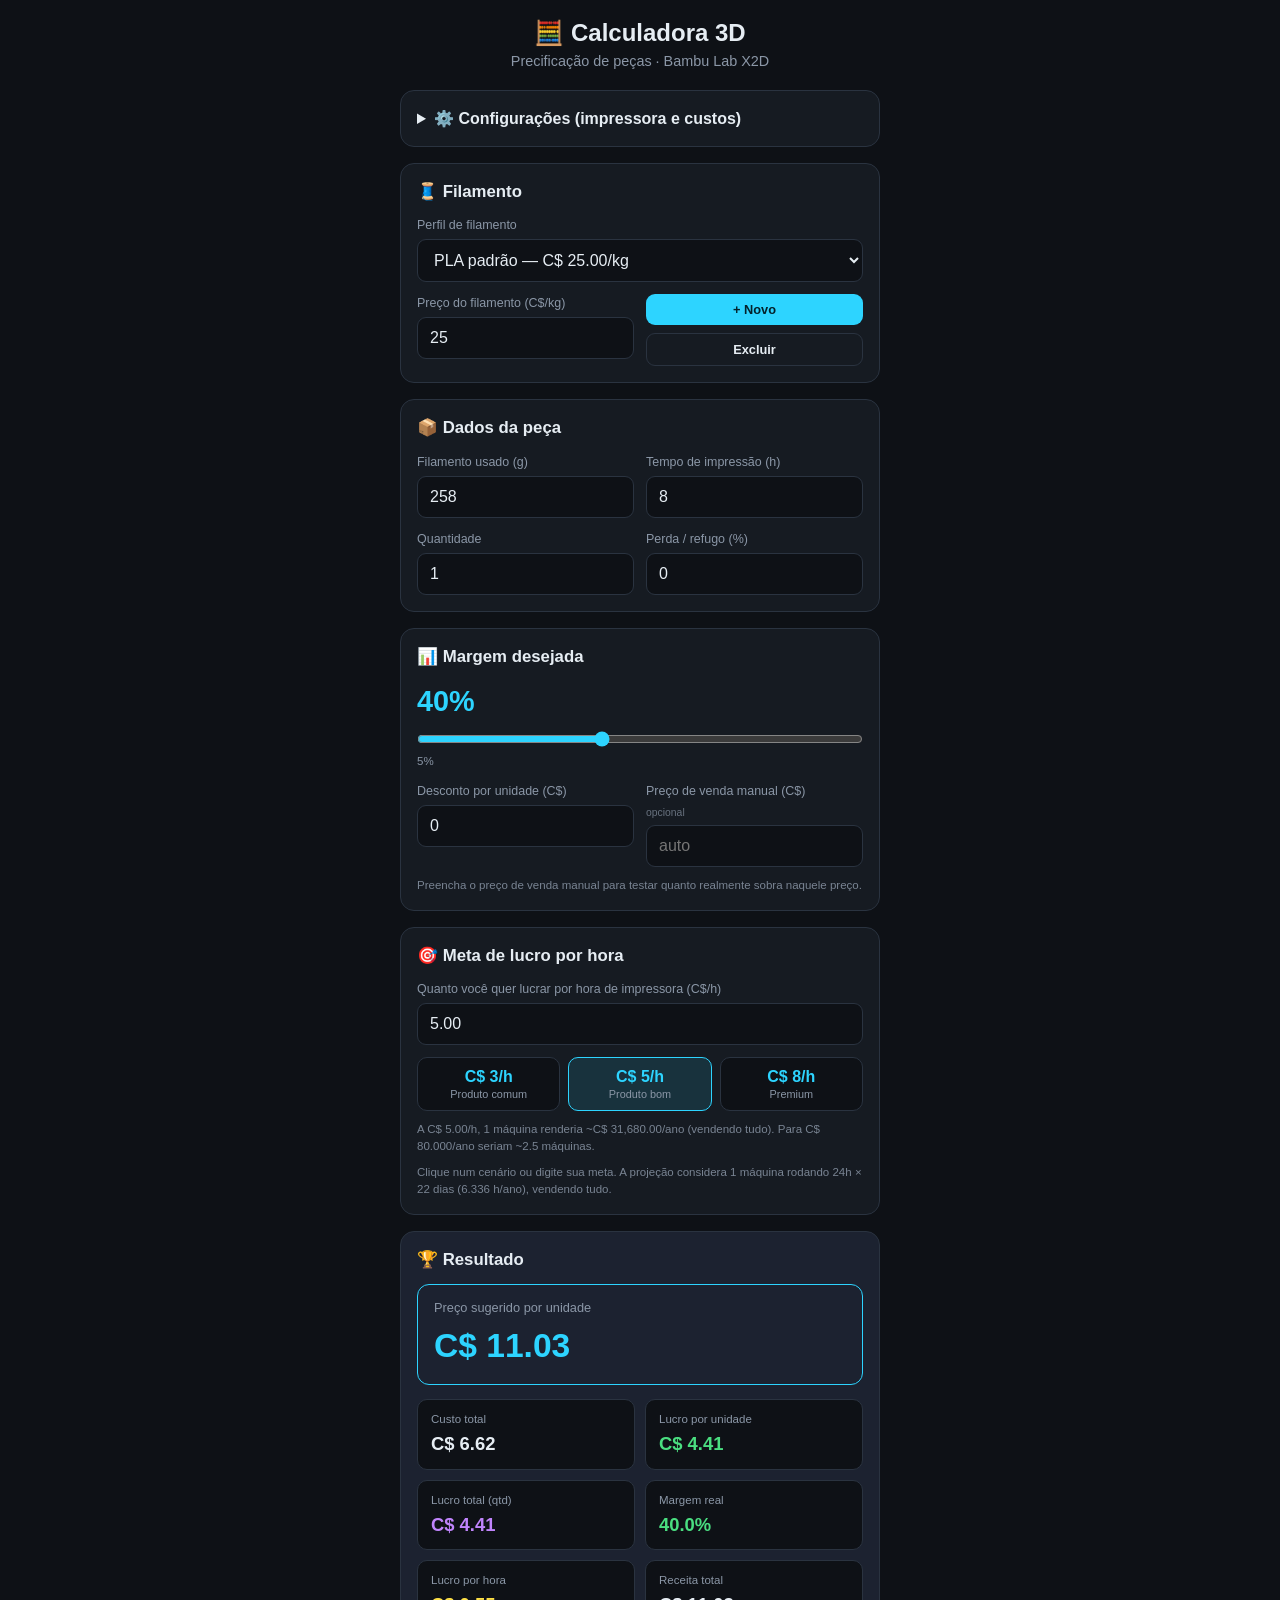
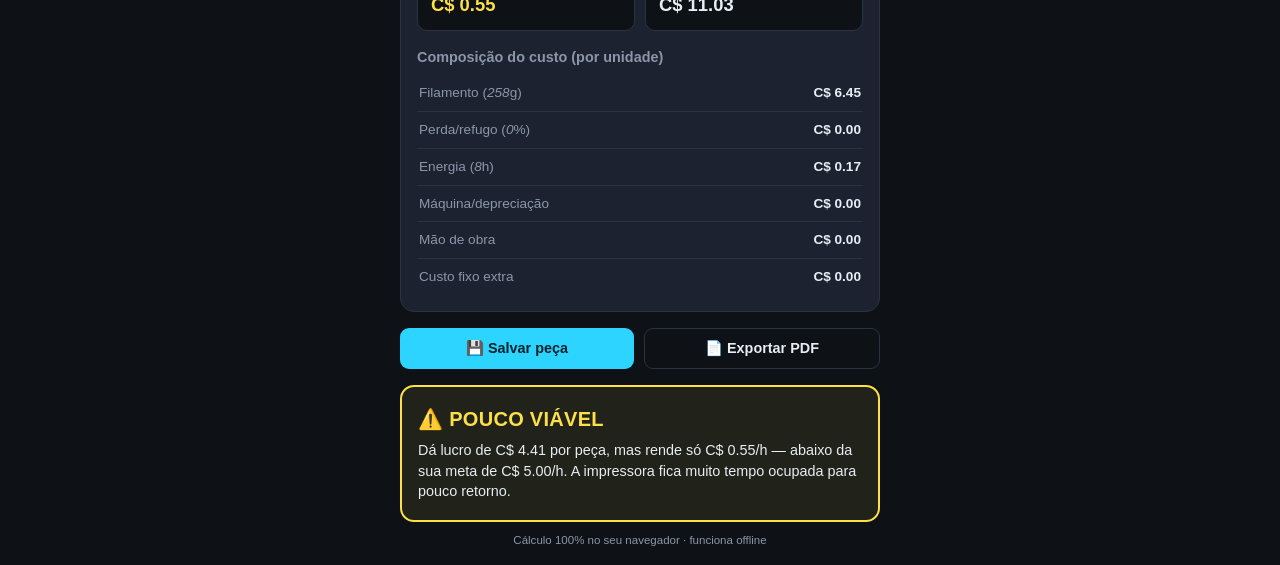
<file: index.html>
<!DOCTYPE html>
<html lang="pt-BR">
<head>
<meta charset="UTF-8" />
<meta name="viewport" content="width=device-width, initial-scale=1.0" />
<meta name="theme-color" content="#0e1116" />
<link rel="manifest" href="manifest.json" />
<link rel="icon" href="icon.svg" />
<title>Calculadora de Preço — Impressão 3D</title>
<link rel="stylesheet" href="style.css" />
</head>
<body>
  <main class="app">
    <header class="topbar">
      <h1>🧮 Calculadora 3D</h1>
      <p class="sub">Precificação de peças · <span id="printerNome">Bambu Lab</span></p>
    </header>

    <!-- CONFIGURAÇÕES -->
    <details class="card config">
      <summary>⚙️ Configurações (impressora e custos)</summary>

      <label class="full">Impressora (preset de potência)
        <select id="printer">
          <option value="90">Bambu Lab A1 mini (~90 W)</option>
          <option value="95">Bambu Lab A1 (~95 W)</option>
          <option value="110">Bambu Lab P1P / P1S (~110 W)</option>
          <option value="120">Bambu Lab X1 / X1-Carbon (~120 W)</option>
          <option value="140" selected>Bambu Lab X2D — bico duplo (~140 W estim.)</option>
          <option value="150">Bambu Lab H2D (~150 W)</option>
          <option value="custom">Personalizado…</option>
        </select>
      </label>

      <div class="grid">
        <label>Potência média (W)
          <input id="potencia" type="number" step="1" value="140" />
        </label>
        <label>Tarifa de energia (C$/kWh)
          <input id="tarifa" type="number" step="0.01" value="0.15" />
        </label>
        <label>Depreciação da máquina (C$/h)
          <input id="maquinaHora" type="number" step="0.01" value="0" />
        </label>
        <label>Mão de obra / pós-processo (C$)
          <input id="maoObra" type="number" step="0.01" value="0" />
        </label>
        <label>Custo fixo extra (C$)
          <input id="fixoExtra" type="number" step="0.01" value="0" />
        </label>
      </div>
      <p class="hint">A potência é a média durante a impressão (não o pico). Ajuste se medir o consumo real da sua Bambu Lab.</p>
    </details>

    <!-- FILAMENTO -->
    <section class="card">
      <h2>🧵 Filamento</h2>
      <label class="full">Perfil de filamento
        <select id="filamentoPerfil"></select>
      </label>
      <div class="grid">
        <label>Preço do filamento (C$/kg)
          <input id="precoKg" type="number" step="0.01" value="25.00" />
        </label>
        <div class="btn-col">
          <button type="button" id="novoFilamento" class="btn small">+ Novo</button>
          <button type="button" id="excluirFilamento" class="btn small ghost">Excluir</button>
        </div>
      </div>
    </section>

    <!-- DADOS DA PEÇA -->
    <section class="card">
      <h2>📦 Dados da peça</h2>
      <div class="grid">
        <label>Filamento usado (g)
          <input id="filamento" type="number" step="0.1" value="258" />
        </label>
        <label>Tempo de impressão (h)
          <input id="tempo" type="number" step="0.1" value="8" />
        </label>
        <label>Quantidade
          <input id="quantidade" type="number" step="1" value="1" />
        </label>
        <label>Perda / refugo (%)
          <input id="perda" type="number" step="0.1" value="0" />
        </label>
      </div>
    </section>

    <!-- MARGEM -->
    <section class="card">
      <h2>📊 Margem desejada</h2>
      <div class="margem-valor"><span id="margemLabel">40</span>%</div>
      <input id="margem" type="range" min="5" max="90" step="1" value="40" />
      <div class="range-min">5%</div>
      <div class="grid">
        <label>Desconto por unidade (C$)
          <input id="desconto" type="number" step="0.01" value="0" />
        </label>
        <label>Preço de venda manual (C$) <small>opcional</small>
          <input id="precoManual" type="number" step="0.01" value="" placeholder="auto" />
        </label>
      </div>
      <p class="hint">Preencha o preço de venda manual para testar quanto realmente sobra naquele preço.</p>
    </section>

    <!-- META DE LUCRO/HORA -->
    <section class="card">
      <h2>🎯 Meta de lucro por hora</h2>
      <label class="full">Quanto você quer lucrar por hora de impressora (C$/h)
        <input id="metaHora" type="number" step="0.50" value="5.00" />
      </label>
      <div class="cenarios">
        <button type="button" class="cen" data-meta="3"><b>C$ 3/h</b><small>Produto comum</small></button>
        <button type="button" class="cen" data-meta="5"><b>C$ 5/h</b><small>Produto bom</small></button>
        <button type="button" class="cen" data-meta="8"><b>C$ 8/h</b><small>Premium</small></button>
      </div>
      <p class="hint" id="metaInfo"></p>
      <p class="hint">Clique num cenário ou digite sua meta. A projeção considera 1 máquina rodando 24h × 22 dias (6.336 h/ano), vendendo tudo.</p>
    </section>

    <!-- RESULTADO -->
    <section class="card resultado">
      <h2>🏆 Resultado</h2>
      <div class="preco-box">
        <span class="preco-label">Preço sugerido por unidade</span>
        <span class="preco-valor" id="precoUnid">R$ 0,00</span>
      </div>

      <div class="metricas">
        <div class="metrica">
          <span>Custo total</span>
          <strong id="custoTotal">R$ 0,00</strong>
        </div>
        <div class="metrica">
          <span>Lucro por unidade</span>
          <strong class="verde" id="lucroUnid">R$ 0,00</strong>
        </div>
        <div class="metrica">
          <span>Lucro total (qtd)</span>
          <strong class="roxo" id="lucroTotal">R$ 0,00</strong>
        </div>
        <div class="metrica">
          <span>Margem real</span>
          <strong class="verde" id="margemReal">0%</strong>
        </div>
        <div class="metrica">
          <span>Lucro por hora</span>
          <strong class="amarelo" id="lucroHora">R$ 0,00</strong>
        </div>
        <div class="metrica">
          <span>Receita total</span>
          <strong id="receitaTotal">R$ 0,00</strong>
        </div>
      </div>

      <h3>Composição do custo (por unidade)</h3>
      <ul class="breakdown">
        <li><span>Filamento (<i id="bdFilG">0</i>g)</span><b id="bdFil">R$ 0,00</b></li>
        <li><span>Perda/refugo (<i id="bdPerdaP">0</i>%)</span><b id="bdPerda">R$ 0,00</b></li>
        <li><span>Energia (<i id="bdEnergiaH">0</i>h)</span><b id="bdEnergia">R$ 0,00</b></li>
        <li><span>Máquina/depreciação</span><b id="bdMaquina">R$ 0,00</b></li>
        <li><span>Mão de obra</span><b id="bdMao">R$ 0,00</b></li>
        <li><span>Custo fixo extra</span><b id="bdFixo">R$ 0,00</b></li>
      </ul>
    </section>

    <!-- AÇÕES -->
    <section class="acoes no-print">
      <button type="button" id="salvarPeca" class="btn">💾 Salvar peça</button>
      <button type="button" id="exportarPdf" class="btn ghost">📄 Exportar PDF</button>
    </section>

    <!-- CATÁLOGO -->
    <section class="card no-print" id="catalogoCard" hidden>
      <h2>📚 Catálogo de peças</h2>
      <ul class="catalogo" id="catalogo"></ul>
    </section>

    <!-- VEREDITO / RODAPÉ -->
    <footer class="veredito" id="veredito">
      <span class="vd-tag" id="vdTag">—</span>
      <span class="vd-msg" id="vdMsg">Preencha os dados para ver o veredito.</span>
    </footer>
    <p class="rodape">Cálculo 100% no seu navegador · funciona offline</p>
  </main>

  <script src="app.js"></script>
</body>
</html>
</file>
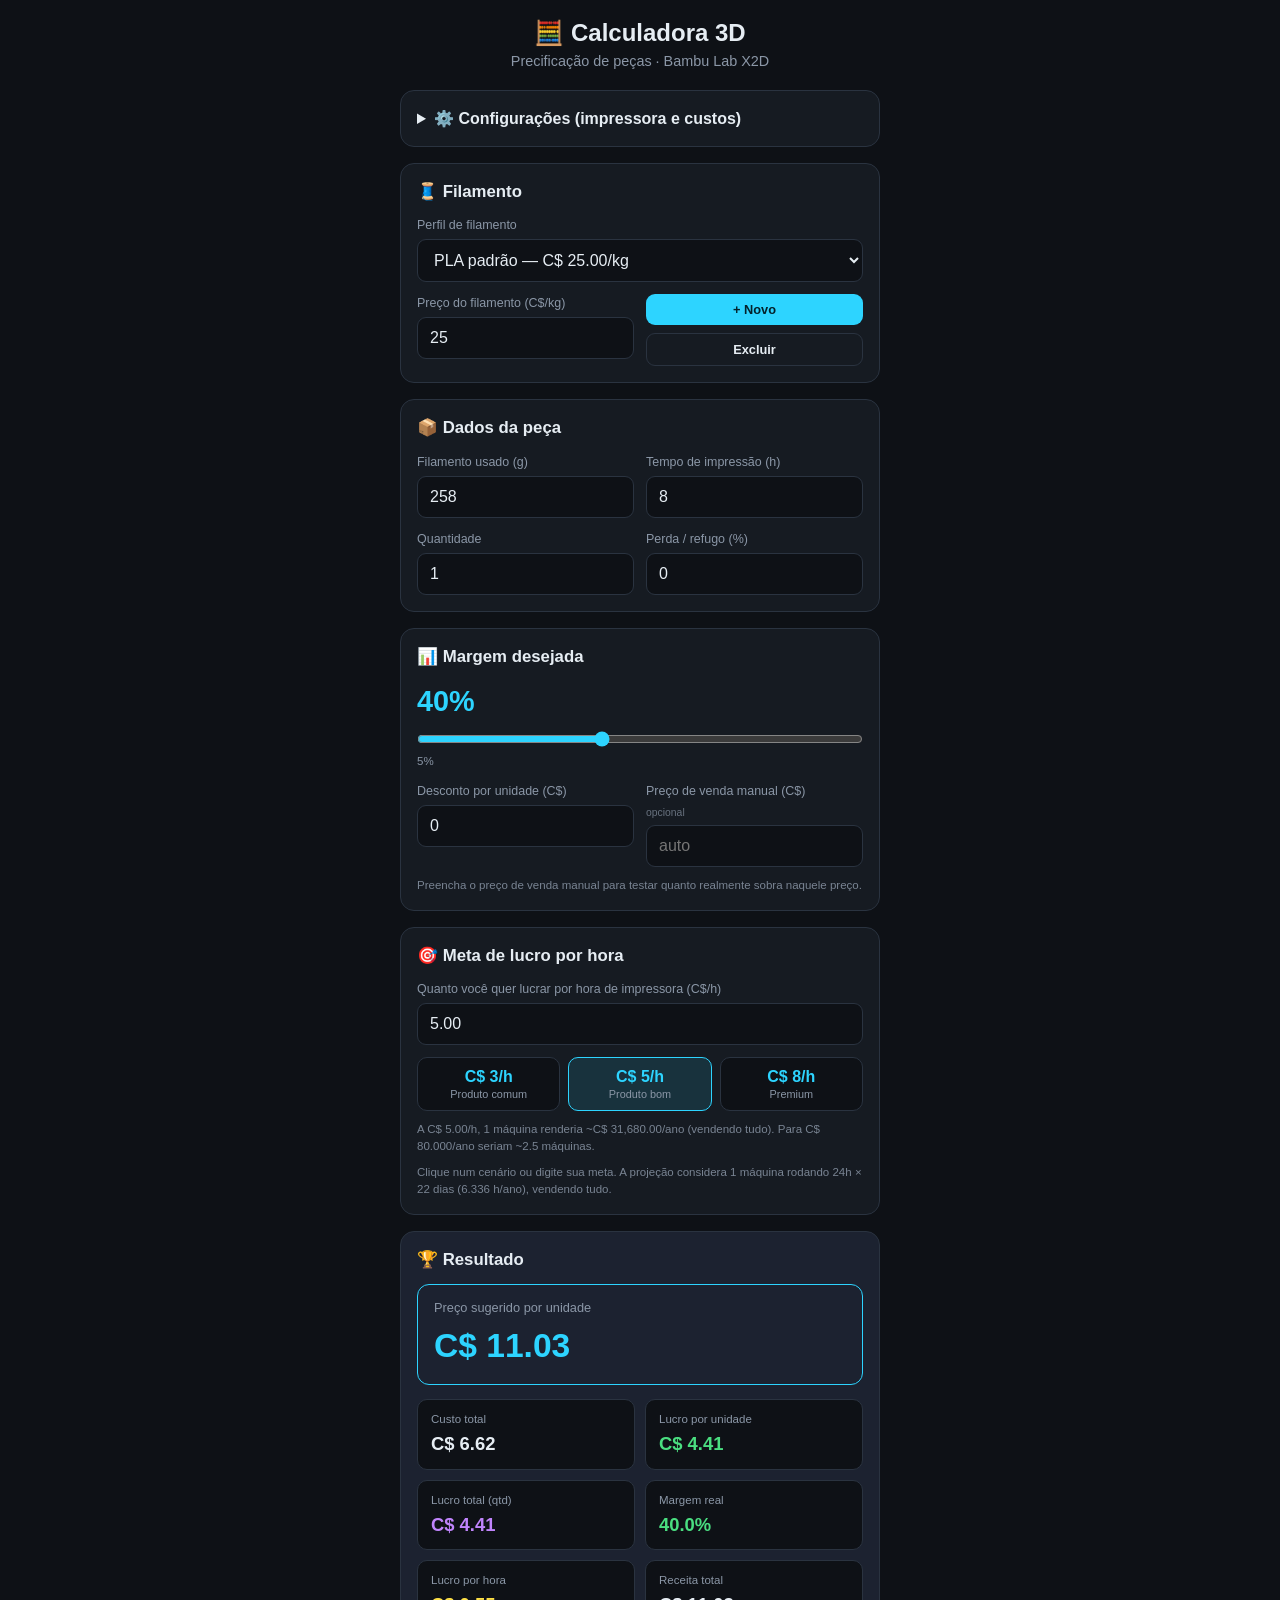
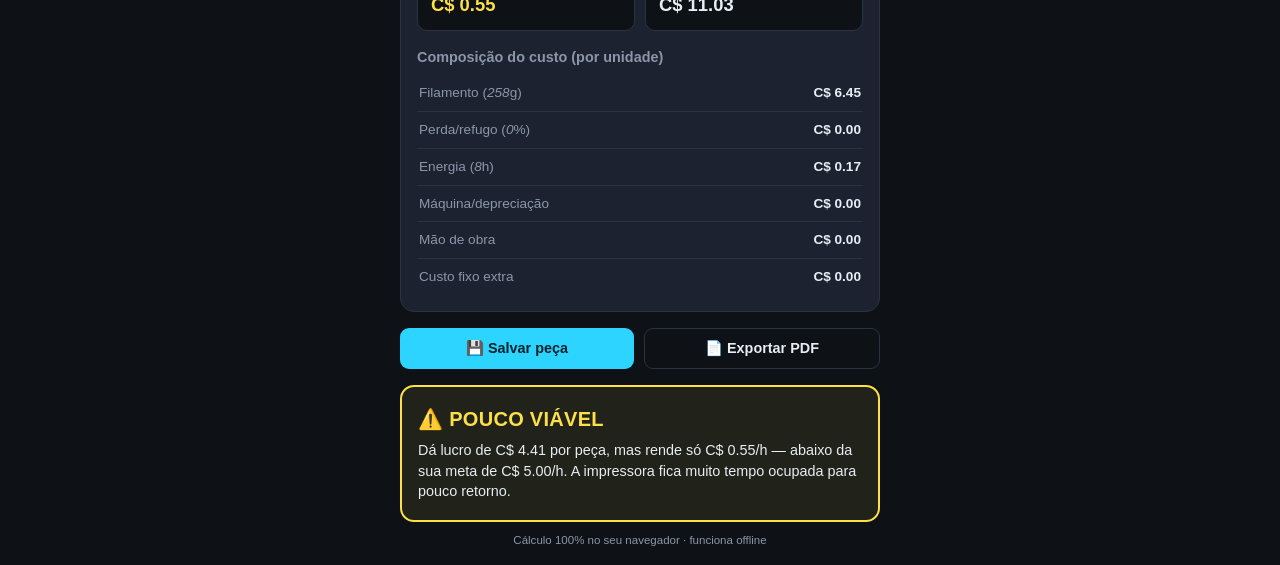
<file: calculadora.html>
<!DOCTYPE html>
<html lang="pt-BR">
<head>
<meta charset="UTF-8" />
<meta name="viewport" content="width=device-width, initial-scale=1.0" />
<meta name="theme-color" content="#0e1116" />
<title>Calculadora de Preço — Impressão 3D</title>
<style>
:root {
  --bg: #0e1116;
  --card: #161b22;
  --card2: #1c2230;
  --border: #2a3340;
  --txt: #e6edf3;
  --muted: #8b97a7;
  --accent: #2dd4ff;
  --verde: #4ade80;
  --roxo: #c084fc;
  --amarelo: #fde047;
  --vermelho: #f87171;
}

* { box-sizing: border-box; margin: 0; padding: 0; }

body {
  font-family: -apple-system, "Segoe UI", Roboto, sans-serif;
  background: var(--bg);
  color: var(--txt);
  line-height: 1.45;
  padding: 16px;
}

.app { max-width: 480px; margin: 0 auto; }

.topbar { text-align: center; margin-bottom: 18px; }
.topbar h1 { font-size: 1.5rem; }
.topbar .sub { color: var(--muted); font-size: .9rem; }

.card {
  background: var(--card);
  border: 1px solid var(--border);
  border-radius: 14px;
  padding: 16px;
  margin-bottom: 16px;
}

.card h2 { font-size: 1.05rem; margin-bottom: 12px; }
.card h3 { font-size: .9rem; margin: 16px 0 8px; color: var(--muted); }

summary { cursor: pointer; font-weight: 600; }
.config[open] summary { margin-bottom: 12px; }

.grid {
  display: grid;
  grid-template-columns: 1fr 1fr;
  gap: 12px;
}

label {
  display: flex;
  flex-direction: column;
  font-size: .78rem;
  color: var(--muted);
  gap: 5px;
}
label.full { grid-column: 1 / -1; margin-bottom: 12px; }
label small { color: var(--muted); opacity: .7; }

input[type="number"], select {
  background: var(--bg);
  border: 1px solid var(--border);
  border-radius: 9px;
  padding: 11px 12px;
  color: var(--txt);
  font-size: 1rem;
  width: 100%;
}
input:focus, select:focus { outline: none; border-color: var(--accent); }

.hint { font-size: .72rem; color: var(--muted); margin-top: 10px; opacity: .85; }

.margem-valor { font-size: 1.8rem; font-weight: 700; color: var(--accent); }
input[type="range"] { width: 100%; margin: 8px 0 2px; accent-color: var(--accent); }
.range-min { font-size: .72rem; color: var(--muted); margin-bottom: 12px; }

.btn-col { display: flex; flex-direction: column; gap: 8px; justify-content: flex-end; }
.btn {
  background: var(--accent);
  color: #04222b;
  border: none;
  border-radius: 9px;
  padding: 11px 14px;
  font-size: .9rem;
  font-weight: 700;
  cursor: pointer;
}
.btn.ghost { background: transparent; color: var(--txt); border: 1px solid var(--border); }
.btn.small { padding: 8px 10px; font-size: .8rem; }

.acoes { display: flex; gap: 10px; margin-bottom: 16px; }
.acoes .btn { flex: 1; }

.cenarios { display: grid; grid-template-columns: 1fr 1fr 1fr; gap: 8px; }
.cen {
  background: var(--bg);
  border: 1px solid var(--border);
  border-radius: 10px;
  padding: 10px 6px;
  color: var(--txt);
  cursor: pointer;
  display: flex;
  flex-direction: column;
  gap: 2px;
  align-items: center;
}
.cen b { color: var(--accent); font-size: 1rem; }
.cen small { color: var(--muted); font-size: .68rem; }
.cen.active { border-color: var(--accent); background: rgba(45, 212, 255, .12); }

.resultado { background: var(--card2); }

.preco-box {
  border: 1.5px solid var(--accent);
  border-radius: 12px;
  padding: 14px 16px;
  margin-bottom: 14px;
  display: flex;
  flex-direction: column;
  gap: 4px;
}
.preco-label { font-size: .8rem; color: var(--muted); }
.preco-valor { font-size: 2.1rem; font-weight: 800; color: var(--accent); }

.metricas { display: grid; grid-template-columns: 1fr 1fr; gap: 10px; }
.metrica {
  background: var(--bg);
  border: 1px solid var(--border);
  border-radius: 10px;
  padding: 11px 13px;
  display: flex;
  flex-direction: column;
  gap: 3px;
}
.metrica span { font-size: .72rem; color: var(--muted); }
.metrica strong { font-size: 1.15rem; }
.verde { color: var(--verde); }
.roxo { color: var(--roxo); }
.amarelo { color: var(--amarelo); }

.breakdown { list-style: none; }
.breakdown li {
  display: flex;
  justify-content: space-between;
  padding: 8px 2px;
  border-bottom: 1px solid var(--border);
  font-size: .85rem;
}
.breakdown li span { color: var(--muted); }
.breakdown li:last-child { border-bottom: none; }

.catalogo { list-style: none; }
.catalogo li {
  display: flex;
  align-items: center;
  justify-content: space-between;
  gap: 8px;
  padding: 10px 2px;
  border-bottom: 1px solid var(--border);
  font-size: .85rem;
}
.catalogo li:last-child { border-bottom: none; }
.catalogo .cat-info { flex: 1; min-width: 0; }
.catalogo .cat-nome { font-weight: 600; }
.catalogo .cat-sub { font-size: .72rem; color: var(--muted); }
.catalogo .cat-actions { display: flex; gap: 6px; }
.catalogo button {
  background: transparent; border: 1px solid var(--border);
  color: var(--txt); border-radius: 7px; padding: 5px 9px;
  font-size: .75rem; cursor: pointer;
}

/* VEREDITO */
.veredito {
  border-radius: 14px;
  padding: 18px 16px;
  margin-bottom: 10px;
  display: flex;
  flex-direction: column;
  gap: 6px;
  border: 2px solid var(--border);
  background: var(--card);
}
.vd-tag { font-size: 1.25rem; font-weight: 800; letter-spacing: .3px; }
.vd-msg { font-size: .9rem; color: var(--txt); }
.veredito.ok { border-color: var(--verde); background: rgba(74,222,128,.08); }
.veredito.ok .vd-tag { color: var(--verde); }
.veredito.warn { border-color: var(--amarelo); background: rgba(253,224,71,.08); }
.veredito.warn .vd-tag { color: var(--amarelo); }
.veredito.bad { border-color: var(--vermelho); background: rgba(248,113,113,.10); }
.veredito.bad .vd-tag { color: var(--vermelho); }

.rodape { text-align: center; color: var(--muted); font-size: .72rem; margin-top: 8px; }

@media print {
  body { background: #fff; color: #000; }
  .no-print, summary, input[type="range"] { display: none !important; }
  .card, .veredito { border-color: #ccc; background: #fff; }
  .preco-valor, .accent, .verde, .roxo, .amarelo { color: #000 !important; }
  .config { display: none; }
}

</style>
</head>
<body>
  <main class="app">
    <header class="topbar">
      <h1>🧮 Calculadora 3D</h1>
      <p class="sub">Precificação de peças · <span id="printerNome">Bambu Lab</span></p>
    </header>

    <!-- CONFIGURAÇÕES -->
    <details class="card config">
      <summary>⚙️ Configurações (impressora e custos)</summary>

      <label class="full">Impressora (preset de potência)
        <select id="printer">
          <option value="90">Bambu Lab A1 mini (~90 W)</option>
          <option value="95">Bambu Lab A1 (~95 W)</option>
          <option value="110">Bambu Lab P1P / P1S (~110 W)</option>
          <option value="120">Bambu Lab X1 / X1-Carbon (~120 W)</option>
          <option value="140" selected>Bambu Lab X2D — bico duplo (~140 W estim.)</option>
          <option value="150">Bambu Lab H2D (~150 W)</option>
          <option value="custom">Personalizado…</option>
        </select>
      </label>

      <div class="grid">
        <label>Potência média (W)
          <input id="potencia" type="number" step="1" value="140" />
        </label>
        <label>Tarifa de energia (C$/kWh)
          <input id="tarifa" type="number" step="0.01" value="0.15" />
        </label>
        <label>Depreciação da máquina (C$/h)
          <input id="maquinaHora" type="number" step="0.01" value="0" />
        </label>
        <label>Mão de obra / pós-processo (C$)
          <input id="maoObra" type="number" step="0.01" value="0" />
        </label>
        <label>Custo fixo extra (C$)
          <input id="fixoExtra" type="number" step="0.01" value="0" />
        </label>
      </div>
      <p class="hint">A potência é a média durante a impressão (não o pico). Ajuste se medir o consumo real da sua Bambu Lab.</p>
    </details>

    <!-- FILAMENTO -->
    <section class="card">
      <h2>🧵 Filamento</h2>
      <label class="full">Perfil de filamento
        <select id="filamentoPerfil"></select>
      </label>
      <div class="grid">
        <label>Preço do filamento (C$/kg)
          <input id="precoKg" type="number" step="0.01" value="25.00" />
        </label>
        <div class="btn-col">
          <button type="button" id="novoFilamento" class="btn small">+ Novo</button>
          <button type="button" id="excluirFilamento" class="btn small ghost">Excluir</button>
        </div>
      </div>
    </section>

    <!-- DADOS DA PEÇA -->
    <section class="card">
      <h2>📦 Dados da peça</h2>
      <div class="grid">
        <label>Filamento usado (g)
          <input id="filamento" type="number" step="0.1" value="258" />
        </label>
        <label>Tempo de impressão (h)
          <input id="tempo" type="number" step="0.1" value="8" />
        </label>
        <label>Quantidade
          <input id="quantidade" type="number" step="1" value="1" />
        </label>
        <label>Perda / refugo (%)
          <input id="perda" type="number" step="0.1" value="0" />
        </label>
      </div>
    </section>

    <!-- MARGEM -->
    <section class="card">
      <h2>📊 Margem desejada</h2>
      <div class="margem-valor"><span id="margemLabel">40</span>%</div>
      <input id="margem" type="range" min="5" max="90" step="1" value="40" />
      <div class="range-min">5%</div>
      <div class="grid">
        <label>Desconto por unidade (C$)
          <input id="desconto" type="number" step="0.01" value="0" />
        </label>
        <label>Preço de venda manual (C$) <small>opcional</small>
          <input id="precoManual" type="number" step="0.01" value="" placeholder="auto" />
        </label>
      </div>
      <p class="hint">Preencha o preço de venda manual para testar quanto realmente sobra naquele preço.</p>
    </section>

    <!-- META DE LUCRO/HORA -->
    <section class="card">
      <h2>🎯 Meta de lucro por hora</h2>
      <label class="full">Quanto você quer lucrar por hora de impressora (C$/h)
        <input id="metaHora" type="number" step="0.50" value="5.00" />
      </label>
      <div class="cenarios">
        <button type="button" class="cen" data-meta="3"><b>C$ 3/h</b><small>Produto comum</small></button>
        <button type="button" class="cen" data-meta="5"><b>C$ 5/h</b><small>Produto bom</small></button>
        <button type="button" class="cen" data-meta="8"><b>C$ 8/h</b><small>Premium</small></button>
      </div>
      <p class="hint" id="metaInfo"></p>
      <p class="hint">Clique num cenário ou digite sua meta. A projeção considera 1 máquina rodando 24h × 22 dias (6.336 h/ano), vendendo tudo.</p>
    </section>

    <!-- RESULTADO -->
    <section class="card resultado">
      <h2>🏆 Resultado</h2>
      <div class="preco-box">
        <span class="preco-label">Preço sugerido por unidade</span>
        <span class="preco-valor" id="precoUnid">R$ 0,00</span>
      </div>

      <div class="metricas">
        <div class="metrica">
          <span>Custo total</span>
          <strong id="custoTotal">R$ 0,00</strong>
        </div>
        <div class="metrica">
          <span>Lucro por unidade</span>
          <strong class="verde" id="lucroUnid">R$ 0,00</strong>
        </div>
        <div class="metrica">
          <span>Lucro total (qtd)</span>
          <strong class="roxo" id="lucroTotal">R$ 0,00</strong>
        </div>
        <div class="metrica">
          <span>Margem real</span>
          <strong class="verde" id="margemReal">0%</strong>
        </div>
        <div class="metrica">
          <span>Lucro por hora</span>
          <strong class="amarelo" id="lucroHora">R$ 0,00</strong>
        </div>
        <div class="metrica">
          <span>Receita total</span>
          <strong id="receitaTotal">R$ 0,00</strong>
        </div>
      </div>

      <h3>Composição do custo (por unidade)</h3>
      <ul class="breakdown">
        <li><span>Filamento (<i id="bdFilG">0</i>g)</span><b id="bdFil">R$ 0,00</b></li>
        <li><span>Perda/refugo (<i id="bdPerdaP">0</i>%)</span><b id="bdPerda">R$ 0,00</b></li>
        <li><span>Energia (<i id="bdEnergiaH">0</i>h)</span><b id="bdEnergia">R$ 0,00</b></li>
        <li><span>Máquina/depreciação</span><b id="bdMaquina">R$ 0,00</b></li>
        <li><span>Mão de obra</span><b id="bdMao">R$ 0,00</b></li>
        <li><span>Custo fixo extra</span><b id="bdFixo">R$ 0,00</b></li>
      </ul>
    </section>

    <!-- AÇÕES -->
    <section class="acoes no-print">
      <button type="button" id="salvarPeca" class="btn">💾 Salvar peça</button>
      <button type="button" id="exportarPdf" class="btn ghost">📄 Exportar PDF</button>
    </section>

    <!-- CATÁLOGO -->
    <section class="card no-print" id="catalogoCard" hidden>
      <h2>📚 Catálogo de peças</h2>
      <ul class="catalogo" id="catalogo"></ul>
    </section>

    <!-- VEREDITO / RODAPÉ -->
    <footer class="veredito" id="veredito">
      <span class="vd-tag" id="vdTag">—</span>
      <span class="vd-msg" id="vdMsg">Preencha os dados para ver o veredito.</span>
    </footer>
    <p class="rodape">Cálculo 100% no seu navegador · funciona offline</p>
  </main>

  <script>
// Calculadora de precificação para impressão 3D — Bambu Lab
// Lógica de custo reconstruída do app de referência + veredito de viabilidade.

const $ = (id) => document.getElementById(id);

const FIELDS = [
  "potencia", "tarifa", "maquinaHora", "maoObra", "fixoExtra", "metaHora",
  "precoKg", "filamento", "tempo", "quantidade", "perda", "margem",
  "desconto", "precoManual",
];

const HORAS_ANO = 24 * 22 * 12; // 1 máquina 24h × 22 dias = 6.336 h/ano

const LS_FIL = "calc3d_filaments_cad";
const LS_PECAS = "calc3d_pecas_cad";
const LS_STATE = "calc3d_state_cad";

// Moeda em dólar canadense (CAD)
const money = (v) =>
  "C$ " + v.toLocaleString("en-CA", { minimumFractionDigits: 2, maximumFractionDigits: 2 });
const num = (id) => parseFloat($(id).value) || 0;
const load = (k, def) => { try { return JSON.parse(localStorage.getItem(k)) ?? def; } catch { return def; } };
const save = (k, v) => { try { localStorage.setItem(k, JSON.stringify(v)); } catch {} };
const uid = () => Math.random().toString(36).slice(2, 9);

// ---------------------------------------------------------------- cálculo ----
function calcular() {
  const precoKg = num("precoKg");
  const potenciaW = num("potencia");
  const tarifa = num("tarifa");
  const maquinaHora = num("maquinaHora");
  const maoObra = num("maoObra");
  const fixoExtra = num("fixoExtra");
  const metaHora = num("metaHora");

  const filamentoG = num("filamento");
  const tempoH = num("tempo");
  const qtd = Math.max(1, num("quantidade"));
  const perdaP = num("perda");
  const margemP = num("margem");
  const desconto = num("desconto");
  const precoManual = parseFloat($("precoManual").value);

  $("margemLabel").textContent = margemP;

  // custos por unidade
  const custoFilamento = (filamentoG / 1000) * precoKg;
  const custoPerda = custoFilamento * (perdaP / 100);
  const custoEnergia = (potenciaW / 1000) * tempoH * tarifa;
  const custoMaquina = maquinaHora * tempoH;
  const custoTotal =
    custoFilamento + custoPerda + custoEnergia + custoMaquina + maoObra + fixoExtra;

  // preço: manual se preenchido, senão sugerido pela margem
  const margem = Math.min(margemP, 99.9) / 100;
  const precoSugerido = Math.max(0, custoTotal / (1 - margem) - desconto);
  const usandoManual = !isNaN(precoManual) && precoManual > 0;
  const precoUnid = usandoManual ? precoManual : precoSugerido;

  const lucroUnid = precoUnid - custoTotal;
  const lucroTotal = lucroUnid * qtd;
  const receitaTotal = precoUnid * qtd;
  const margemReal = precoUnid > 0 ? (lucroUnid / precoUnid) * 100 : 0;
  const lucroHora = tempoH > 0 ? lucroUnid / tempoH : 0;

  // saída
  $("precoUnid").textContent = money(precoUnid);
  document.querySelector(".preco-label").textContent =
    usandoManual ? "Preço de venda (manual)" : "Preço sugerido por unidade";
  $("custoTotal").textContent = money(custoTotal);
  $("lucroUnid").textContent = money(lucroUnid);
  $("lucroTotal").textContent = money(lucroTotal);
  $("margemReal").textContent = margemReal.toFixed(1) + "%";
  $("lucroHora").textContent = money(lucroHora);
  $("receitaTotal").textContent = money(receitaTotal);
  $("lucroUnid").style.color = lucroUnid >= 0 ? "var(--verde)" : "var(--vermelho)";
  $("margemReal").style.color = margemReal >= 0 ? "var(--verde)" : "var(--vermelho)";

  $("bdFilG").textContent = filamentoG;
  $("bdFil").textContent = money(custoFilamento);
  $("bdPerdaP").textContent = perdaP;
  $("bdPerda").textContent = money(custoPerda);
  $("bdEnergiaH").textContent = tempoH;
  $("bdEnergia").textContent = money(custoEnergia);
  $("bdMaquina").textContent = money(custoMaquina);
  $("bdMao").textContent = money(maoObra);
  $("bdFixo").textContent = money(fixoExtra);

  veredito({ lucroUnid, lucroHora, metaHora, margemReal });

  // projeção anual da meta + cenário ativo (referência: 1 máquina)
  if (metaHora > 0) {
    const porAno = metaHora * HORAS_ANO;
    const maquinas = 80000 / porAno;
    $("metaInfo").textContent =
      `A ${money(metaHora)}/h, 1 máquina renderia ~${money(porAno)}/ano (vendendo tudo). ` +
      `Para C$ 80.000/ano seriam ~${maquinas.toFixed(1)} máquinas.`;
  } else {
    $("metaInfo").textContent = "";
  }
  document.querySelectorAll(".cen").forEach((b) =>
    b.classList.toggle("active", parseFloat(b.dataset.meta) === metaHora));

  persistirEstado();
}

// ------------------------------------------------------------- veredito ------
function veredito({ lucroUnid, lucroHora, metaHora, margemReal }) {
  const el = $("veredito"), tag = $("vdTag"), msg = $("vdMsg");
  el.classList.remove("ok", "warn", "bad");

  if (lucroUnid <= 0) {
    el.classList.add("bad");
    tag.textContent = "❌ INVIÁVEL";
    msg.textContent =
      `Nesse preço você teria prejuízo de ${money(Math.abs(lucroUnid))} por peça. ` +
      `O preço de venda não cobre o filamento + energia + custos. Aumente o preço ou reduza o custo.`;
  } else if (lucroHora < metaHora) {
    el.classList.add("warn");
    tag.textContent = "⚠️ POUCO VIÁVEL";
    msg.textContent =
      `Dá lucro de ${money(lucroUnid)} por peça, mas rende só ${money(lucroHora)}/h — ` +
      `abaixo da sua meta de ${money(metaHora)}/h. A impressora fica muito tempo ocupada para pouco retorno.`;
  } else {
    el.classList.add("ok");
    tag.textContent = "✅ VIÁVEL";
    msg.textContent =
      `Vale a pena fazer: lucro de ${money(lucroUnid)} por peça (${margemReal.toFixed(0)}% de margem) ` +
      `e ${money(lucroHora)}/h de impressão, acima da sua meta de ${money(metaHora)}/h.`;
  }
}

// ------------------------------------------------------- estado / persistir --
function persistirEstado() {
  const st = {};
  FIELDS.forEach((f) => (st[f] = $(f).value));
  st.printer = $("printer").value;
  save(LS_STATE, st);
}
function restaurarEstado() {
  const st = load(LS_STATE, null);
  if (!st) return;
  FIELDS.forEach((f) => { if (st[f] !== undefined) $(f).value = st[f]; });
  if (st.printer) $("printer").value = st.printer;
}

// ----------------------------------------------------------- filamentos ------
function filamentosDefault() {
  return [
    { id: uid(), nome: "PLA padrão", precoKg: 25 },
    { id: uid(), nome: "PETG", precoKg: 30 },
    { id: uid(), nome: "ABS", precoKg: 28 },
  ];
}
function renderFilamentos(selId) {
  const fils = load(LS_FIL, null) || (save(LS_FIL, filamentosDefault()), load(LS_FIL, []));
  const sel = $("filamentoPerfil");
  sel.innerHTML = "";
  fils.forEach((f) => {
    const o = document.createElement("option");
    o.value = f.id;
    o.textContent = `${f.nome} — ${money(f.precoKg)}/kg`;
    sel.appendChild(o);
  });
  if (selId) sel.value = selId;
  const atual = fils.find((f) => f.id === sel.value);
  if (atual) $("precoKg").value = atual.precoKg;
}
function novoFilamento() {
  const nome = prompt("Nome do filamento:");
  if (!nome) return;
  const preco = parseFloat((prompt("Preço por kg (C$):", "25") || "").replace(",", "."));
  if (!preco || preco <= 0) return;
  const fils = load(LS_FIL, []);
  const novo = { id: uid(), nome, precoKg: preco };
  fils.push(novo);
  save(LS_FIL, fils);
  renderFilamentos(novo.id);
  calcular();
}
function excluirFilamento() {
  const id = $("filamentoPerfil").value;
  let fils = load(LS_FIL, []);
  if (fils.length <= 1) return alert("Mantenha ao menos um filamento.");
  fils = fils.filter((f) => f.id !== id);
  save(LS_FIL, fils);
  renderFilamentos(fils[0].id);
  calcular();
}

// ------------------------------------------------------------- catálogo ------
function snapshot() {
  const st = {};
  FIELDS.forEach((f) => (st[f] = $(f).value));
  return st;
}
function salvarPeca() {
  const nome = prompt("Nome da peça:");
  if (!nome) return;
  const pecas = load(LS_PECAS, []);
  pecas.push({ id: uid(), nome, data: snapshot(), preco: $("precoUnid").textContent });
  save(LS_PECAS, pecas);
  renderCatalogo();
}
function renderCatalogo() {
  const pecas = load(LS_PECAS, []);
  const card = $("catalogoCard"), ul = $("catalogo");
  card.hidden = pecas.length === 0;
  ul.innerHTML = "";
  pecas.forEach((p) => {
    const li = document.createElement("li");
    li.innerHTML =
      `<div class="cat-info"><div class="cat-nome"></div><div class="cat-sub"></div></div>` +
      `<div class="cat-actions"><button data-act="load">Abrir</button><button data-act="del">Excluir</button></div>`;
    li.querySelector(".cat-nome").textContent = p.nome;
    li.querySelector(".cat-sub").textContent =
      `${p.data.filamento}g · ${p.data.tempo}h · ${p.preco}`;
    li.querySelector('[data-act="load"]').onclick = () => carregarPeca(p.id);
    li.querySelector('[data-act="del"]').onclick = () => excluirPeca(p.id);
    ul.appendChild(li);
  });
}
function carregarPeca(id) {
  const p = load(LS_PECAS, []).find((x) => x.id === id);
  if (!p) return;
  FIELDS.forEach((f) => { if (p.data[f] !== undefined) $(f).value = p.data[f]; });
  calcular();
  window.scrollTo({ top: 0, behavior: "smooth" });
}
function excluirPeca(id) {
  save(LS_PECAS, load(LS_PECAS, []).filter((x) => x.id !== id));
  renderCatalogo();
}

// --------------------------------------------------------------- eventos -----
$("printer").addEventListener("change", (e) => {
  const v = e.target.value;
  $("printerNome").textContent = e.target.selectedOptions[0].text.split(/\s+[—(]/)[0].trim();
  if (v !== "custom") { $("potencia").value = v; calcular(); }
});
$("filamentoPerfil").addEventListener("change", () => { renderFilamentos($("filamentoPerfil").value); calcular(); });
$("novoFilamento").addEventListener("click", novoFilamento);
$("excluirFilamento").addEventListener("click", excluirFilamento);
$("salvarPeca").addEventListener("click", salvarPeca);
$("exportarPdf").addEventListener("click", () => window.print());
FIELDS.forEach((id) => $(id).addEventListener("input", calcular));
document.querySelectorAll(".cen").forEach((b) =>
  b.addEventListener("click", () => { $("metaHora").value = b.dataset.meta; calcular(); }));

// ----------------------------------------------------------------- init ------
restaurarEstado();
renderFilamentos($("filamentoPerfil").value);
renderCatalogo();
$("printerNome").textContent = $("printer").selectedOptions[0].text.split(/\s+[—(]/)[0].trim();
calcular();

// PWA (só registra em http/https; em file:// é ignorado)
if ("serviceWorker" in navigator && location.protocol.startsWith("http")) {
  navigator.serviceWorker.register("sw.js").catch(() => {});
}

</script>
</body>
</html>
</file>
<file: style.css>
:root {
  --bg: #0e1116;
  --card: #161b22;
  --card2: #1c2230;
  --border: #2a3340;
  --txt: #e6edf3;
  --muted: #8b97a7;
  --accent: #2dd4ff;
  --verde: #4ade80;
  --roxo: #c084fc;
  --amarelo: #fde047;
  --vermelho: #f87171;
}

* { box-sizing: border-box; margin: 0; padding: 0; }

body {
  font-family: -apple-system, "Segoe UI", Roboto, sans-serif;
  background: var(--bg);
  color: var(--txt);
  line-height: 1.45;
  padding: 16px;
}

.app { max-width: 480px; margin: 0 auto; }

.topbar { text-align: center; margin-bottom: 18px; }
.topbar h1 { font-size: 1.5rem; }
.topbar .sub { color: var(--muted); font-size: .9rem; }

.card {
  background: var(--card);
  border: 1px solid var(--border);
  border-radius: 14px;
  padding: 16px;
  margin-bottom: 16px;
}

.card h2 { font-size: 1.05rem; margin-bottom: 12px; }
.card h3 { font-size: .9rem; margin: 16px 0 8px; color: var(--muted); }

summary { cursor: pointer; font-weight: 600; }
.config[open] summary { margin-bottom: 12px; }

.grid {
  display: grid;
  grid-template-columns: 1fr 1fr;
  gap: 12px;
}

label {
  display: flex;
  flex-direction: column;
  font-size: .78rem;
  color: var(--muted);
  gap: 5px;
}
label.full { grid-column: 1 / -1; margin-bottom: 12px; }
label small { color: var(--muted); opacity: .7; }

input[type="number"], select {
  background: var(--bg);
  border: 1px solid var(--border);
  border-radius: 9px;
  padding: 11px 12px;
  color: var(--txt);
  font-size: 1rem;
  width: 100%;
}
input:focus, select:focus { outline: none; border-color: var(--accent); }

.hint { font-size: .72rem; color: var(--muted); margin-top: 10px; opacity: .85; }

.margem-valor { font-size: 1.8rem; font-weight: 700; color: var(--accent); }
input[type="range"] { width: 100%; margin: 8px 0 2px; accent-color: var(--accent); }
.range-min { font-size: .72rem; color: var(--muted); margin-bottom: 12px; }

.btn-col { display: flex; flex-direction: column; gap: 8px; justify-content: flex-end; }
.btn {
  background: var(--accent);
  color: #04222b;
  border: none;
  border-radius: 9px;
  padding: 11px 14px;
  font-size: .9rem;
  font-weight: 700;
  cursor: pointer;
}
.btn.ghost { background: transparent; color: var(--txt); border: 1px solid var(--border); }
.btn.small { padding: 8px 10px; font-size: .8rem; }

.acoes { display: flex; gap: 10px; margin-bottom: 16px; }
.acoes .btn { flex: 1; }

.cenarios { display: grid; grid-template-columns: 1fr 1fr 1fr; gap: 8px; }
.cen {
  background: var(--bg);
  border: 1px solid var(--border);
  border-radius: 10px;
  padding: 10px 6px;
  color: var(--txt);
  cursor: pointer;
  display: flex;
  flex-direction: column;
  gap: 2px;
  align-items: center;
}
.cen b { color: var(--accent); font-size: 1rem; }
.cen small { color: var(--muted); font-size: .68rem; }
.cen.active { border-color: var(--accent); background: rgba(45, 212, 255, .12); }

.resultado { background: var(--card2); }

.preco-box {
  border: 1.5px solid var(--accent);
  border-radius: 12px;
  padding: 14px 16px;
  margin-bottom: 14px;
  display: flex;
  flex-direction: column;
  gap: 4px;
}
.preco-label { font-size: .8rem; color: var(--muted); }
.preco-valor { font-size: 2.1rem; font-weight: 800; color: var(--accent); }

.metricas { display: grid; grid-template-columns: 1fr 1fr; gap: 10px; }
.metrica {
  background: var(--bg);
  border: 1px solid var(--border);
  border-radius: 10px;
  padding: 11px 13px;
  display: flex;
  flex-direction: column;
  gap: 3px;
}
.metrica span { font-size: .72rem; color: var(--muted); }
.metrica strong { font-size: 1.15rem; }
.verde { color: var(--verde); }
.roxo { color: var(--roxo); }
.amarelo { color: var(--amarelo); }

.breakdown { list-style: none; }
.breakdown li {
  display: flex;
  justify-content: space-between;
  padding: 8px 2px;
  border-bottom: 1px solid var(--border);
  font-size: .85rem;
}
.breakdown li span { color: var(--muted); }
.breakdown li:last-child { border-bottom: none; }

.catalogo { list-style: none; }
.catalogo li {
  display: flex;
  align-items: center;
  justify-content: space-between;
  gap: 8px;
  padding: 10px 2px;
  border-bottom: 1px solid var(--border);
  font-size: .85rem;
}
.catalogo li:last-child { border-bottom: none; }
.catalogo .cat-info { flex: 1; min-width: 0; }
.catalogo .cat-nome { font-weight: 600; }
.catalogo .cat-sub { font-size: .72rem; color: var(--muted); }
.catalogo .cat-actions { display: flex; gap: 6px; }
.catalogo button {
  background: transparent; border: 1px solid var(--border);
  color: var(--txt); border-radius: 7px; padding: 5px 9px;
  font-size: .75rem; cursor: pointer;
}

/* VEREDITO */
.veredito {
  border-radius: 14px;
  padding: 18px 16px;
  margin-bottom: 10px;
  display: flex;
  flex-direction: column;
  gap: 6px;
  border: 2px solid var(--border);
  background: var(--card);
}
.vd-tag { font-size: 1.25rem; font-weight: 800; letter-spacing: .3px; }
.vd-msg { font-size: .9rem; color: var(--txt); }
.veredito.ok { border-color: var(--verde); background: rgba(74,222,128,.08); }
.veredito.ok .vd-tag { color: var(--verde); }
.veredito.warn { border-color: var(--amarelo); background: rgba(253,224,71,.08); }
.veredito.warn .vd-tag { color: var(--amarelo); }
.veredito.bad { border-color: var(--vermelho); background: rgba(248,113,113,.10); }
.veredito.bad .vd-tag { color: var(--vermelho); }

.rodape { text-align: center; color: var(--muted); font-size: .72rem; margin-top: 8px; }

@media print {
  body { background: #fff; color: #000; }
  .no-print, summary, input[type="range"] { display: none !important; }
  .card, .veredito { border-color: #ccc; background: #fff; }
  .preco-valor, .accent, .verde, .roxo, .amarelo { color: #000 !important; }
  .config { display: none; }
}
</file>
